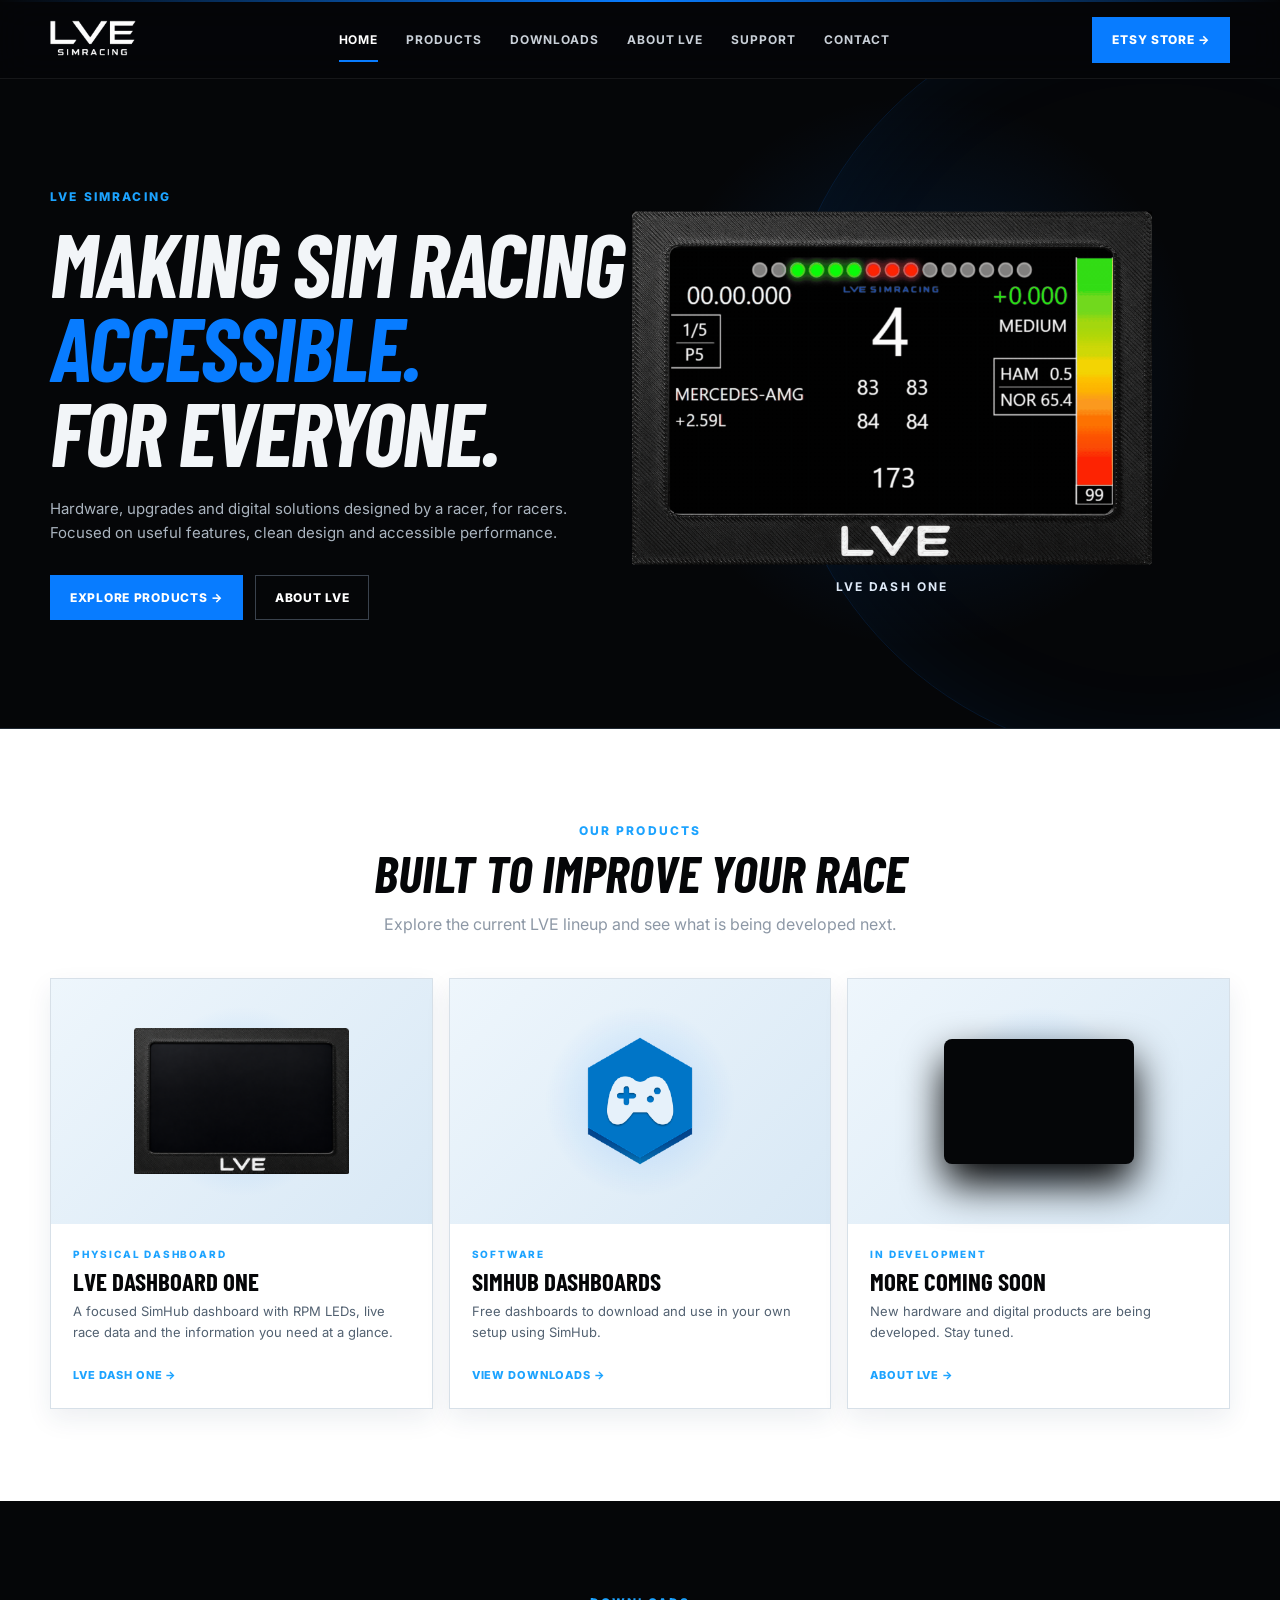
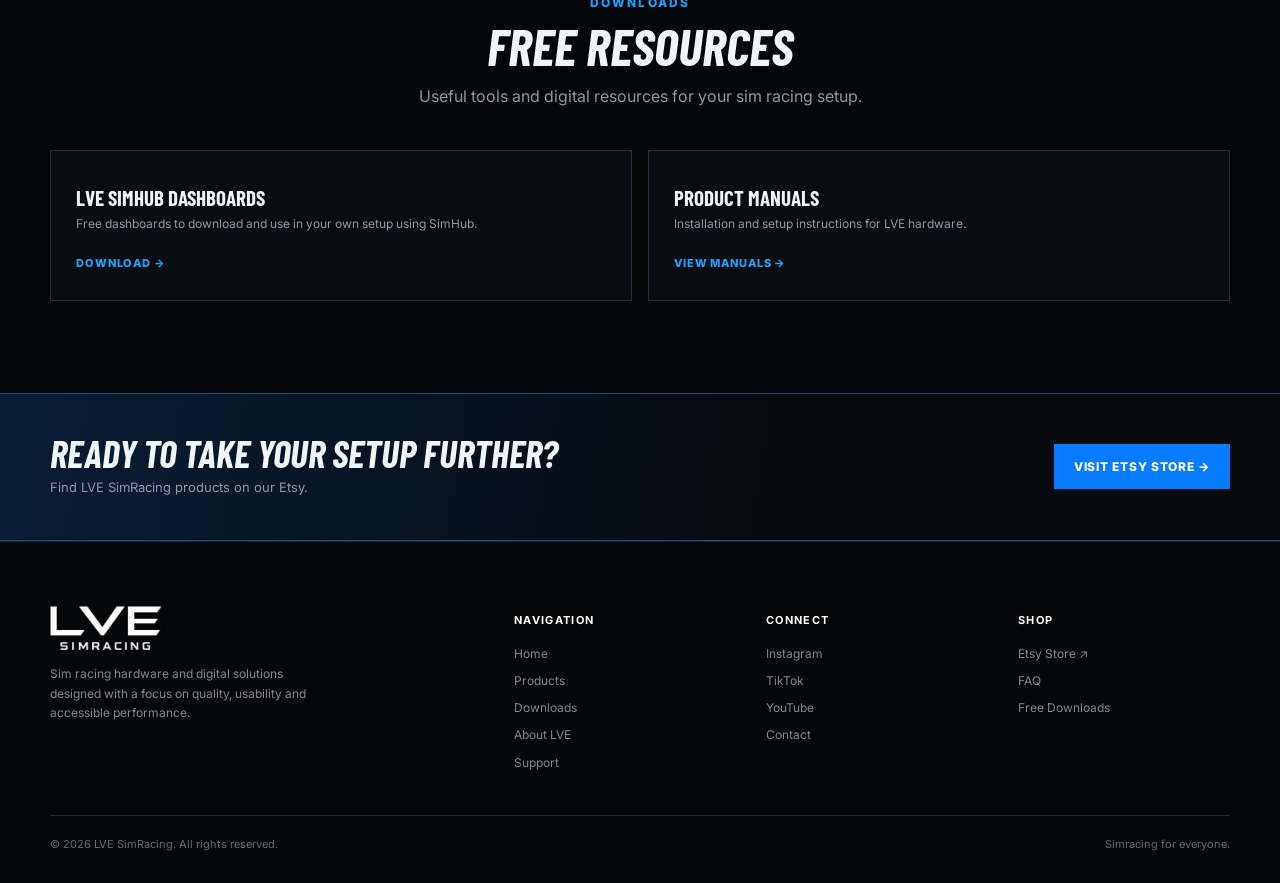
<file: index.html>
<!doctype html>
<html lang="en">
<head>
<meta charset="utf-8"><meta name="viewport" content="width=device-width,initial-scale=1">
<title>Home | LVE SimRacing</title>
<meta name="description" content="LVE SimRacing — sim racing hardware and digital solutions.">
<link rel="stylesheet" href="css/style.css">
<link rel="stylesheet" href="css/mobile.css" media="(max-width:600px)">
<style>
@media(min-width:901px){.hero-content{left:-280px}.hero-product{right:10%}}
</style>
</head>
<body>
<div class="topline"></div>
<header class="nav">
 <div class="container nav-inner">
    <a class="logo" href="index.html"><img src="assets/logo.png" alt="LVE SimRacing"></a>
  <nav class="nav-links"><a class="active" href="index.html">Home</a><a class="" href="products.html">Products</a><a class="" href="downloads.html">Downloads</a><a class="" href="about.html">About LVE</a><a class="" href="support.html">Support</a><a class="" href="contact.html">Contact</a></nav>
  <a class="btn" href="https://www.etsy.com/" target="_blank" rel="noopener">Etsy Store →</a>
  <button class="menu" aria-label="Open menu">☰</button>
 </div>
</header>

<main>
<section class="hero">
 <div class="container hero-content">
  <div class="eyebrow">LVE SIMRACING</div>
  <h1>Making Sim Racing<br><span>Accessible.</span><br>For Everyone.</h1>
  <p>Hardware, upgrades and digital solutions designed by a racer, for racers. Focused on useful features, clean design and accessible performance.</p>
  <div class="hero-actions"><a class="btn" href="products.html">Explore Products →</a><a class="btn secondary" href="about.html">About LVE</a></div>
 </div>
  <div class="hero-product">
    <a href="products/LVE-Dash-One.html" aria-label="Open LVE Dash One product page">
      <img src="assets/video%20met%20bewegend%20dash.gif" alt="LVE Dash One animated dashboard">
    </a>
    <a class="hero-product-label" href="products/LVE-Dash-One.html">LVE Dash One</a>
  </div>
</section>
<section class="section products-section">
 <div class="container">
  <div class="section-head"><div class="eyebrow">Our Products</div><h2>Built to Improve Your Race</h2><p>Explore the current LVE lineup and see what is being developed next.</p></div>
  <div class="grid products">
  <article class="card"><div class="product-art"><img class="product-image" src="assets/dash%20one%20uit.png" alt="LVE Dash One racing dashboard"></div><div class="card-body"><div class="eyebrow">Physical dashboard</div><h3>LVE Dashboard One</h3><p>A focused SimHub dashboard with RPM LEDs, live race data and the information you need at a glance.</p><a class="link" href="products/LVE-Dash-One.html">LVE DASH ONE →</a></div></article>
  <article class="card"><div class="product-art"><img class="simhub-logo" src="assets/simhub%20logo.png" alt="SimHub logo"></div><div class="card-body"><div class="eyebrow">Software</div><h3>SimHub Dashboards</h3><p>Free dashboards to download and use in your own setup using SimHub.</p><a class="link" href="downloads.html">View Downloads →</a></div></article>
   <article class="card"><div class="product-art"><div class="cover"></div></div><div class="card-body"><div class="eyebrow">In Development</div><h3>More Coming Soon</h3><p>New hardware and digital products are being developed. Stay tuned.</p><a class="link" href="about.html">About LVE →</a></div></article>
  </div>
 </div>
</section>

<section class="section resources-section">
 <div class="container"><div class="section-head"><div class="eyebrow">Downloads</div><h2>Free Resources</h2><p>Useful tools and digital resources for your sim racing setup.</p></div>
 <div class="grid resources">
  <div class="resource"><h3>LVE SimHub Dashboards</h3><p>Free dashboards to download and use in your own setup using SimHub.</p><a class="link" href="https://www.overtake.gg/members/luukve6.5543206/#resources" target="_blank" rel="noopener">Download →</a></div>
  <div class="resource"><h3>Product Manuals</h3><p>Installation and setup instructions for LVE hardware.</p><a class="link" href="manuals.html">View Manuals →</a></div>
 </div></div>
</section>

<section class="cta"><div class="container cta-inner"><div><h2>Ready to Take Your Setup Further?</h2><p>Find LVE SimRacing products on our Etsy.</p></div><a class="btn" href="https://www.etsy.com/" target="_blank" rel="noopener">Visit Etsy Store →</a></div></section>
</main>

<footer class="footer">
 <div class="container">
  <div class="footer-grid">
    <div><a class="logo" href="index.html"><img src="assets/logo.png" alt="LVE SimRacing"></a>
    <p class="brandtext">Sim racing hardware and digital solutions designed with a focus on quality, usability and accessible performance.</p>
   </div>
   <div><h4>Navigation</h4><a href="index.html">Home</a><a href="products.html">Products</a><a href="downloads.html">Downloads</a><a href="about.html">About LVE</a><a href="support.html">Support</a></div>
  <div><h4>Connect</h4><a href="#">Instagram</a><a href="https://www.tiktok.com/@lve.simracing" target="_blank" rel="noopener">TikTok</a><a href="#">YouTube</a><a href="contact.html">Contact</a></div>
   <div><h4>Shop</h4><a href="https://www.etsy.com/" target="_blank" rel="noopener">Etsy Store ↗</a><a href="support.html">FAQ</a><a href="downloads.html">Free Downloads</a></div>
  </div>
  <div class="copy"><span>© <span data-year></span> LVE SimRacing. All rights reserved.</span><span>Simracing for everyone.</span></div>
 </div>
</footer>
<script src="js/script.js"></script>
</body></html>
</file>
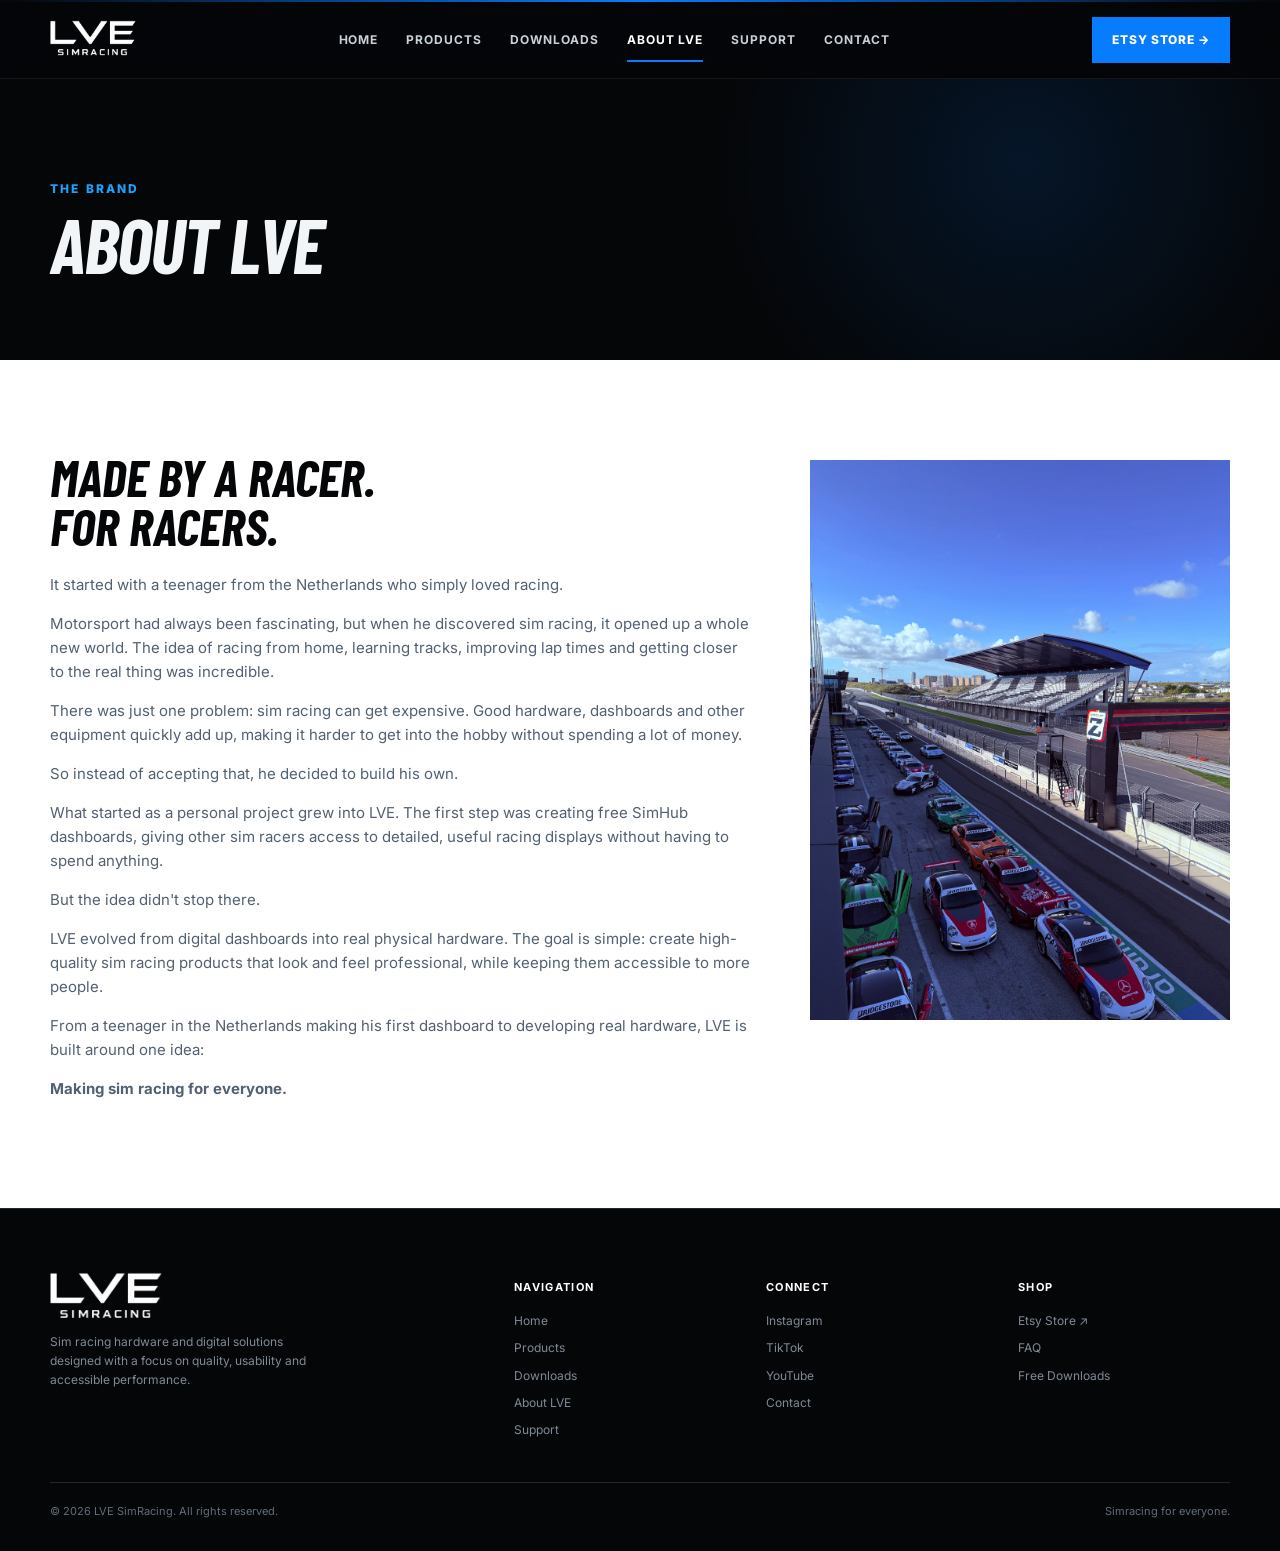
<file: about.html>
<!doctype html>
<html lang="en">
<head>
<meta charset="utf-8"><meta name="viewport" content="width=device-width,initial-scale=1">
<title>About LVE | LVE SimRacing</title>
<meta name="description" content="LVE SimRacing — sim racing hardware and digital solutions.">
<link rel="stylesheet" href="css/style.css">
<link rel="stylesheet" href="css/mobile.css" media="(max-width:600px)">
</head>
<body>
<div class="topline"></div>
<header class="nav">
 <div class="container nav-inner">
    <a class="logo" href="index.html"><img src="assets/logo.png" alt="LVE SimRacing"></a>
  <nav class="nav-links"><a class="" href="index.html">Home</a><a class="" href="products.html">Products</a><a class="" href="downloads.html">Downloads</a><a class="active" href="about.html">About LVE</a><a class="" href="support.html">Support</a><a class="" href="contact.html">Contact</a></nav>
  <a class="btn" href="https://www.etsy.com/" target="_blank" rel="noopener">Etsy Store →</a>
  <button class="menu" aria-label="Open menu">☰</button>
 </div>
</header>

<main>
<section class="page-hero"><div class="container"><div class="eyebrow">THE BRAND</div><h1>About LVE</h1></div></section>
<section class="section about-story-section"><div class="container about">
<div class="about-story-copy"><h2>Made by a Racer.<br>For Racers.</h2><p>It started with a teenager from the Netherlands who simply loved racing.</p><p>Motorsport had always been fascinating, but when he discovered sim racing, it opened up a whole new world. The idea of racing from home, learning tracks, improving lap times and getting closer to the real thing was incredible.</p><p>There was just one problem: sim racing can get expensive. Good hardware, dashboards and other equipment quickly add up, making it harder to get into the hobby without spending a lot of money.</p><p>So instead of accepting that, he decided to build his own.</p><p>What started as a personal project grew into LVE. The first step was creating free SimHub dashboards, giving other sim racers access to detailed, useful racing displays without having to spend anything.</p><p>But the idea didn't stop there.</p><p>LVE evolved from digital dashboards into real physical hardware. The goal is simple: create high-quality sim racing products that look and feel professional, while keeping them accessible to more people.</p><p>From a teenager in the Netherlands making his first dashboard to developing real hardware, LVE is built around one idea:</p><p><strong>Making sim racing for everyone.</strong></p></div>
<div class="about-visual"><img class="about-photo" src="assets/zandvoort%20foto.jpg" alt="Zandvoort Circuit"></div>
</div></section>
</main>

<footer class="footer">
 <div class="container">
  <div class="footer-grid">
    <div><a class="logo" href="index.html"><img src="assets/logo.png" alt="LVE SimRacing"></a>
    <p class="brandtext">Sim racing hardware and digital solutions designed with a focus on quality, usability and accessible performance.</p>
   </div>
   <div><h4>Navigation</h4><a href="index.html">Home</a><a href="products.html">Products</a><a href="downloads.html">Downloads</a><a href="about.html">About LVE</a><a href="support.html">Support</a></div>
  <div><h4>Connect</h4><a href="#">Instagram</a><a href="https://www.tiktok.com/@lve.simracing" target="_blank" rel="noopener">TikTok</a><a href="#">YouTube</a><a href="contact.html">Contact</a></div>
   <div><h4>Shop</h4><a href="https://www.etsy.com/" target="_blank" rel="noopener">Etsy Store ↗</a><a href="support.html">FAQ</a><a href="downloads.html">Free Downloads</a></div>
  </div>
  <div class="copy"><span>© <span data-year></span> LVE SimRacing. All rights reserved.</span><span>Simracing for everyone.</span></div>
 </div>
</footer>
<script src="js/script.js"></script>
</body></html>
</file>
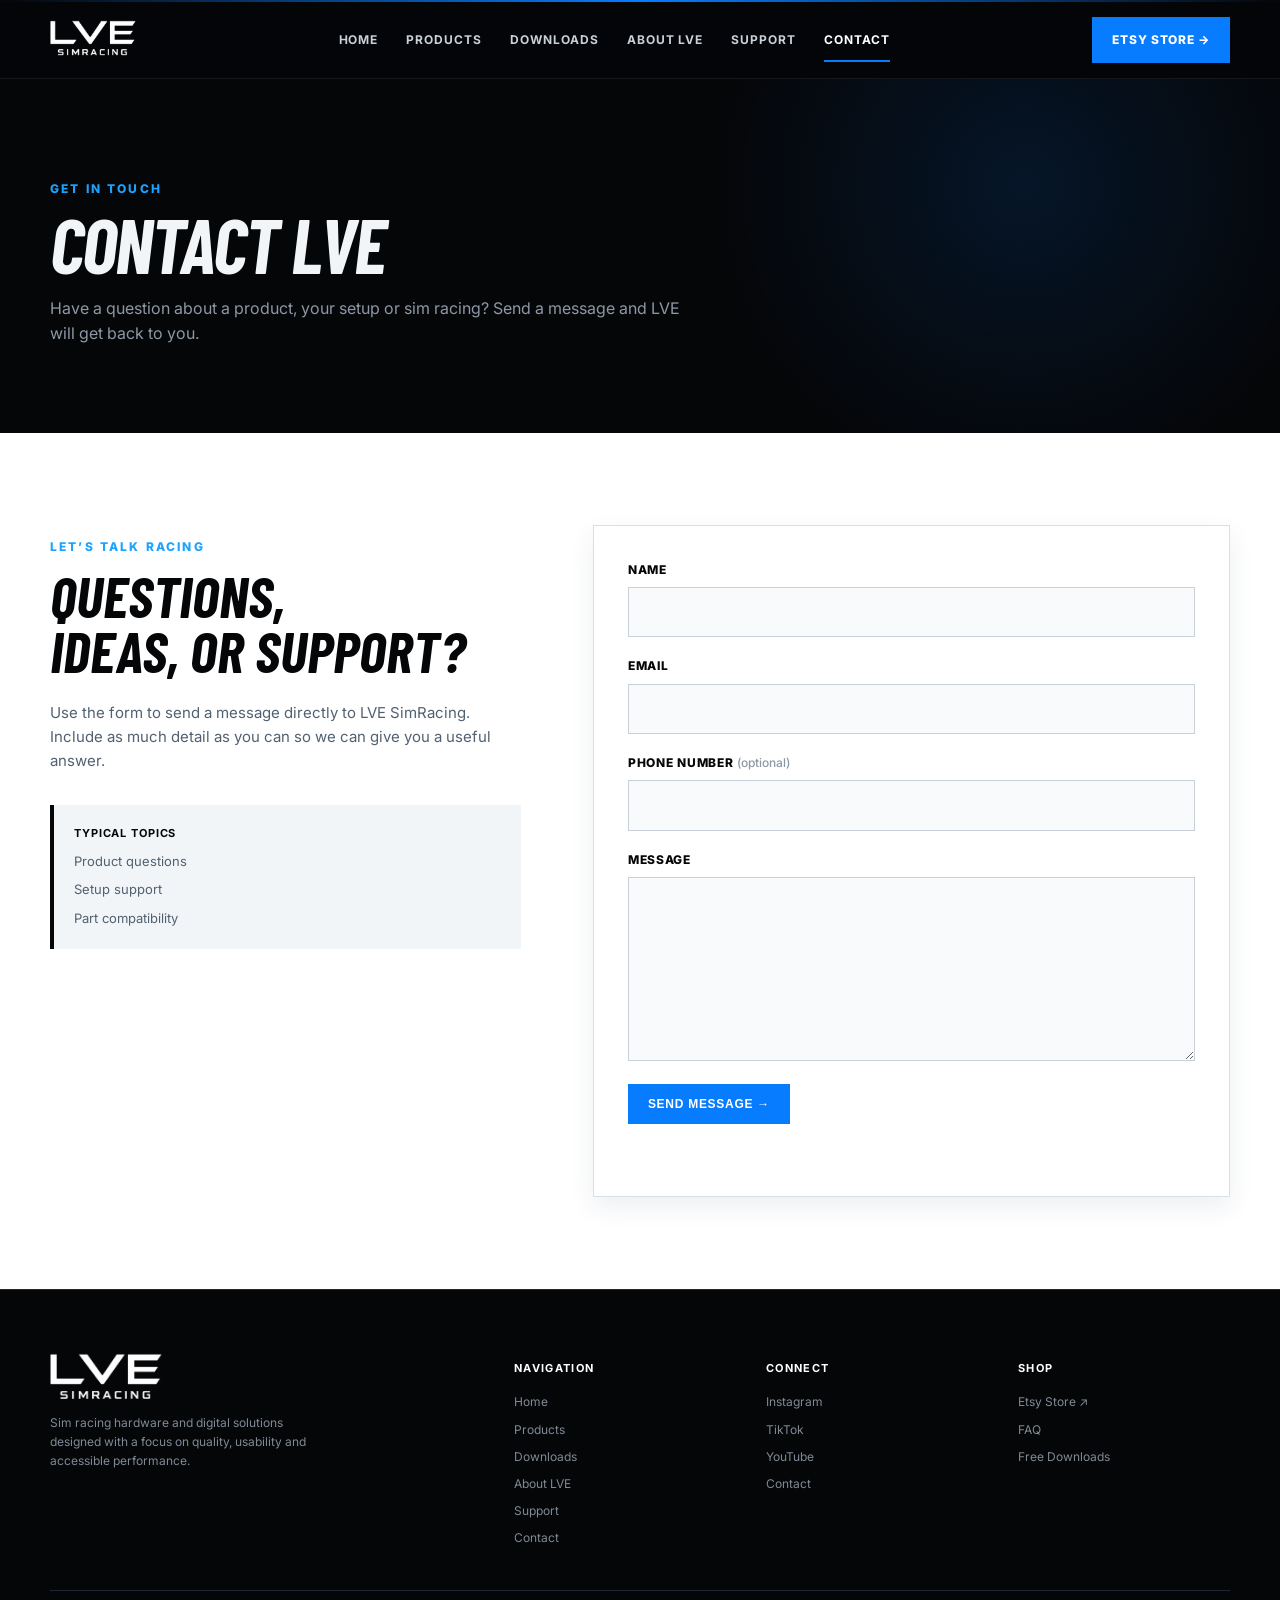
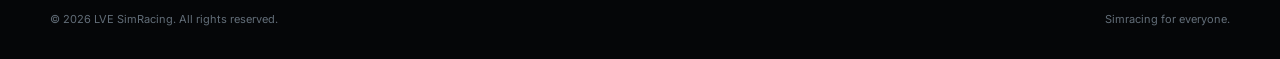
<file: contact.html>
<!doctype html>

<html lang="en">
<head>
<meta charset="utf-8"><meta name="viewport" content="width=device-width,initial-scale=1">
<title>Contact | LVE SimRacing</title>
<meta name="description" content="Contact LVE SimRacing about products, support and sim racing setups.">
<link rel="stylesheet" href="css/style.css">
<link rel="stylesheet" href="css/mobile.css" media="(max-width:600px)">
<style>
.form-status{min-height:22px;margin:16px 0 0;font-size:13px}
.form-status.is-sending{color:#526171}
.form-status.is-success{color:#137333}
.form-status.is-error{color:#b42318}
.contact-form button:disabled{opacity:.65;cursor:wait}
</style>
</head>

<body>
<div class="topline"></div>

<header class="nav">
 <div class="container nav-inner">
  <a class="logo" href="index.html"><img src="assets/logo.png" alt="LVE SimRacing"></a>

  <nav class="nav-links">
   <a href="index.html">Home</a>
   <a href="products.html">Products</a>
   <a href="downloads.html">Downloads</a>
   <a href="about.html">About LVE</a>
   <a href="support.html">Support</a>
   <a class="active" href="contact.html">Contact</a>
  </nav>

<a class="btn" href="https://www.etsy.com/" target="_blank" rel="noopener">Etsy Store →</a> <button class="menu" aria-label="Open menu">☰</button>

 </div>
</header>

<main>

<section class="page-hero">
 <div class="container">
  <div class="eyebrow">GET IN TOUCH</div>
  <h1>Contact LVE</h1>
  <p>Have a question about a product, your setup or sim racing? Send a message and LVE will get back to you.</p>
 </div>
</section>

<section class="section contact-intro-section">
 <div class="container contact-layout">

  <div class="contact-intro">
   <div class="eyebrow">Let’s talk racing</div>
   <h2>Questions,<br>Ideas, or Support?</h2>
   <p>Use the form to send a message directly to LVE SimRacing. Include as much detail as you can so we can give you a useful answer.</p>

   <div class="contact-note">
    <b>Typical topics</b>
    <span>Product questions</span>
    <span>Setup support</span>
    <span>Part compatibility</span>
   </div>
  </div>

  <!-- FormSubmit -->

  <form
   class="contact-form"
   action="https://formsubmit.co/f7547f2cb915417868e06a319b1b44b8"
   method="POST"
   data-formsubmit-endpoint="https://formsubmit.co/ajax/f7547f2cb915417868e06a319b1b44b8"
  >

   <input type="hidden" name="_subject" value="New message from the LVE SimRacing website">
   <input type="hidden" name="_captcha" value="false">
   <input type="hidden" name="_template" value="table">

   <!-- Honeypot anti-spam field -->

<input
type="text"
name="_honey"
tabindex="-1"
autocomplete="off"
aria-hidden="true"
class="form-honey"

>

   <div class="form-row">
    <label for="name">Name</label>
    <input
     id="name"
     name="name"
     type="text"
     autocomplete="name"
     required
    >
   </div>

   <div class="form-row">
    <label for="email">Email</label>
    <input
     id="email"
     name="_replyto"
     type="email"
     autocomplete="email"
     required
    >
   </div>

   <div class="form-row">
    <label for="phone">Phone number <span>(optional)</span></label>
    <input
     id="phone"
     name="phone"
     type="tel"
     autocomplete="tel"
    >
   </div>

   <div class="form-row">
    <label for="message">Message</label>
    <textarea
     id="message"
     name="message"
     rows="7"
     required
    ></textarea>
   </div>

<button class="btn" type="submit">Send Message →</button>

   <p class="form-status" role="status" aria-live="polite"></p>

  </form>

 </div>
</section>

</main>

<footer class="footer">
 <div class="container">

  <div class="footer-grid">

   <div>
    <a class="logo" href="index.html">
     <img src="assets/logo.png" alt="LVE SimRacing">
    </a>
    <p class="brandtext">
     Sim racing hardware and digital solutions designed with a focus on quality, usability and accessible performance.
    </p>
   </div>

   <div>
    <h4>Navigation</h4>
    <a href="index.html">Home</a>
    <a href="products.html">Products</a>
    <a href="downloads.html">Downloads</a>
    <a href="about.html">About LVE</a>
    <a href="support.html">Support</a>
    <a href="contact.html">Contact</a>
   </div>

   <div>
    <h4>Connect</h4>
    <a href="#">Instagram</a>
    <a href="https://www.tiktok.com/@lve.simracing" target="_blank" rel="noopener">TikTok</a>
    <a href="#">YouTube</a>
    <a href="contact.html">Contact</a>
   </div>

   <div>
    <h4>Shop</h4>
    <a href="https://www.etsy.com/" target="_blank" rel="noopener">Etsy Store ↗</a>
    <a href="support.html">FAQ</a>
    <a href="downloads.html">Free Downloads</a>
   </div>

  </div>

  <div class="copy">
   <span>© <span data-year></span> LVE SimRacing. All rights reserved.</span>
   <span>Simracing for everyone.</span>
  </div>

 </div>
</footer>

<script src="js/script.js"></script>

</body>
</html>
</file>
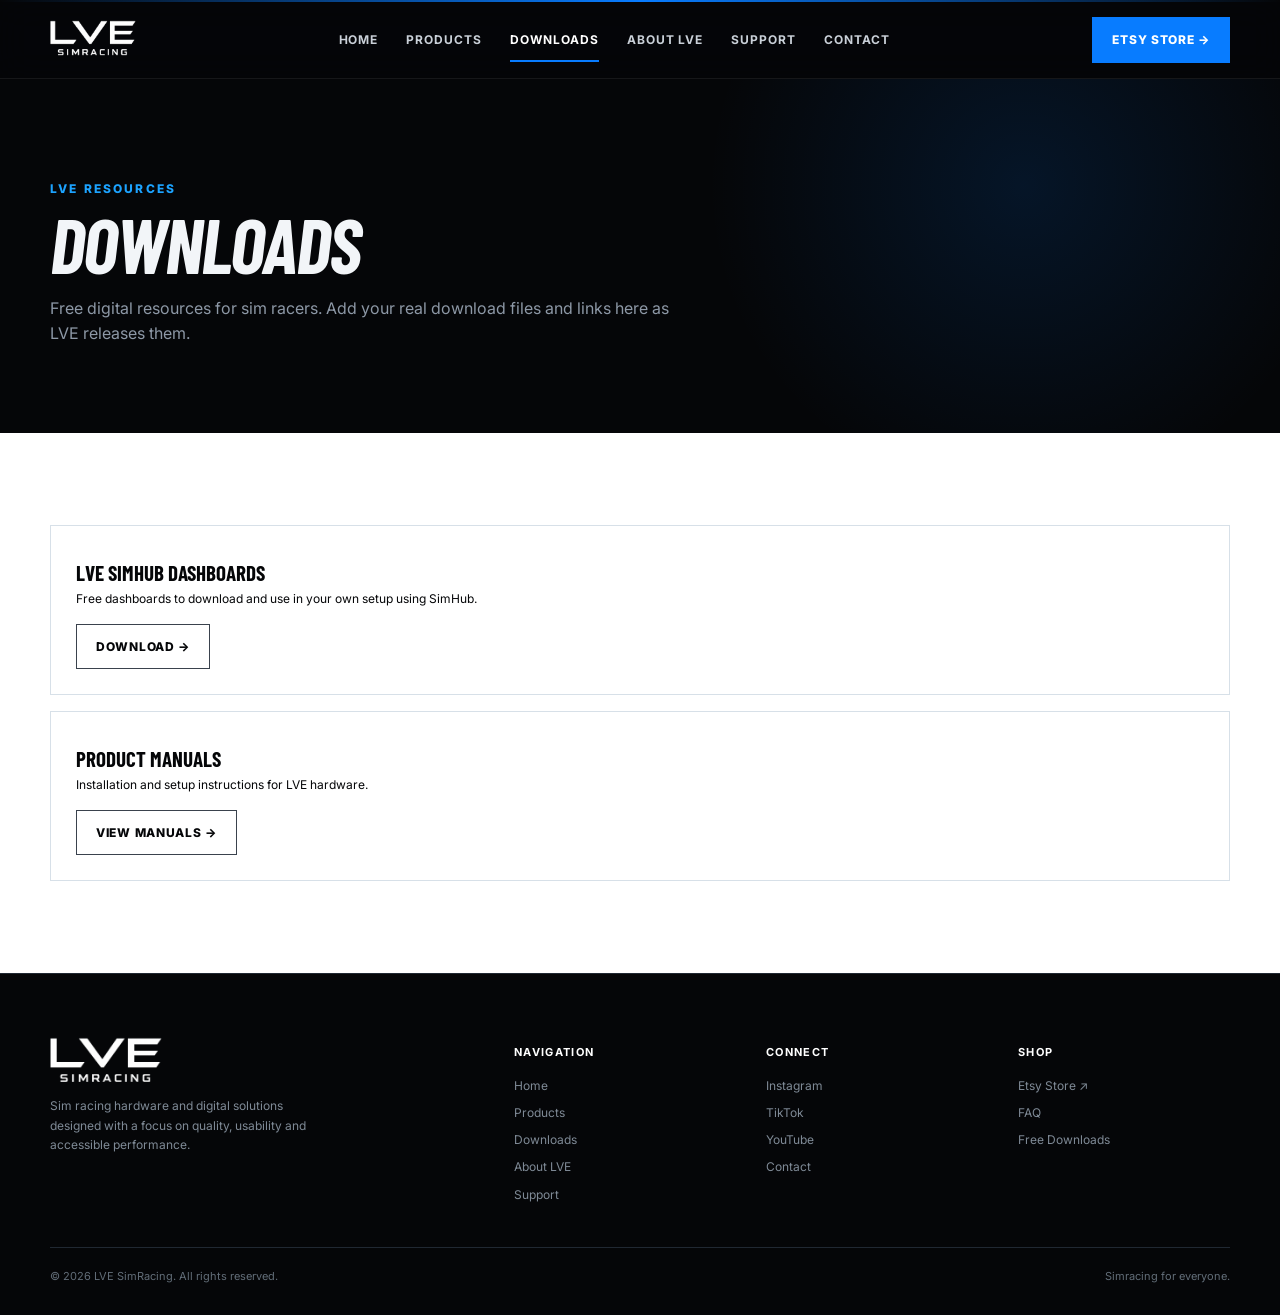
<file: downloads.html>
<!doctype html>
<html lang="en">
<head>
<meta charset="utf-8"><meta name="viewport" content="width=device-width,initial-scale=1">
<title>Downloads | LVE SimRacing</title>
<meta name="description" content="LVE SimRacing — sim racing hardware and digital solutions.">
<link rel="stylesheet" href="css/style.css">
<link rel="stylesheet" href="css/mobile.css" media="(max-width:600px)">
<style>
.downloads-section{background:#fff;color:#050608}
.downloads-section .resource{background:#fff;color:#050608;border-color:#d7e0e8}
.downloads-section .resource p,.downloads-section .btn.secondary{color:#050608}
</style>
</head>
<body>
<div class="topline"></div>
<header class="nav">
 <div class="container nav-inner">
    <a class="logo" href="index.html"><img src="assets/logo.png" alt="LVE SimRacing"></a>
  <nav class="nav-links"><a class="" href="index.html">Home</a><a class="" href="products.html">Products</a><a class="active" href="downloads.html">Downloads</a><a class="" href="about.html">About LVE</a><a class="" href="support.html">Support</a><a class="" href="contact.html">Contact</a></nav>
  <a class="btn" href="https://www.etsy.com/" target="_blank" rel="noopener">Etsy Store →</a>
  <button class="menu" aria-label="Open menu">☰</button>
 </div>
</header>

<main>
<section class="page-hero"><div class="container"><div class="eyebrow">LVE RESOURCES</div><h1>Downloads</h1><p>Free digital resources for sim racers. Add your real download files and links here as LVE releases them.</p></div></section>
<section class="section downloads-section"><div class="container"><div class="grid resources">
<div class="resource"><h3>LVE SimHub Dashboards</h3><p>Free dashboards to download and use in your own setup using SimHub.</p><a class="btn secondary" href="https://www.overtake.gg/members/luukve6.5543206/#resources" target="_blank" rel="noopener">Download →</a></div>
<div class="resource"><h3>Product Manuals</h3><p>Installation and setup instructions for LVE hardware.</p><a class="btn secondary" href="manuals.html">View Manuals →</a></div>
</div></div></section>
</main>

<footer class="footer">
 <div class="container">
  <div class="footer-grid">
    <div><a class="logo" href="index.html"><img src="assets/logo.png" alt="LVE SimRacing"></a>
    <p class="brandtext">Sim racing hardware and digital solutions designed with a focus on quality, usability and accessible performance.</p>
   </div>
   <div><h4>Navigation</h4><a href="index.html">Home</a><a href="products.html">Products</a><a href="downloads.html">Downloads</a><a href="about.html">About LVE</a><a href="support.html">Support</a></div>
  <div><h4>Connect</h4><a href="#">Instagram</a><a href="https://www.tiktok.com/@lve.simracing" target="_blank" rel="noopener">TikTok</a><a href="#">YouTube</a><a href="contact.html">Contact</a></div>
   <div><h4>Shop</h4><a href="https://www.etsy.com/" target="_blank" rel="noopener">Etsy Store ↗</a><a href="support.html">FAQ</a><a href="downloads.html">Free Downloads</a></div>
  </div>
  <div class="copy"><span>© <span data-year></span> LVE SimRacing. All rights reserved.</span><span>Simracing for everyone.</span></div>
 </div>
</footer>
<script src="js/script.js"></script>
</body></html>
</file>
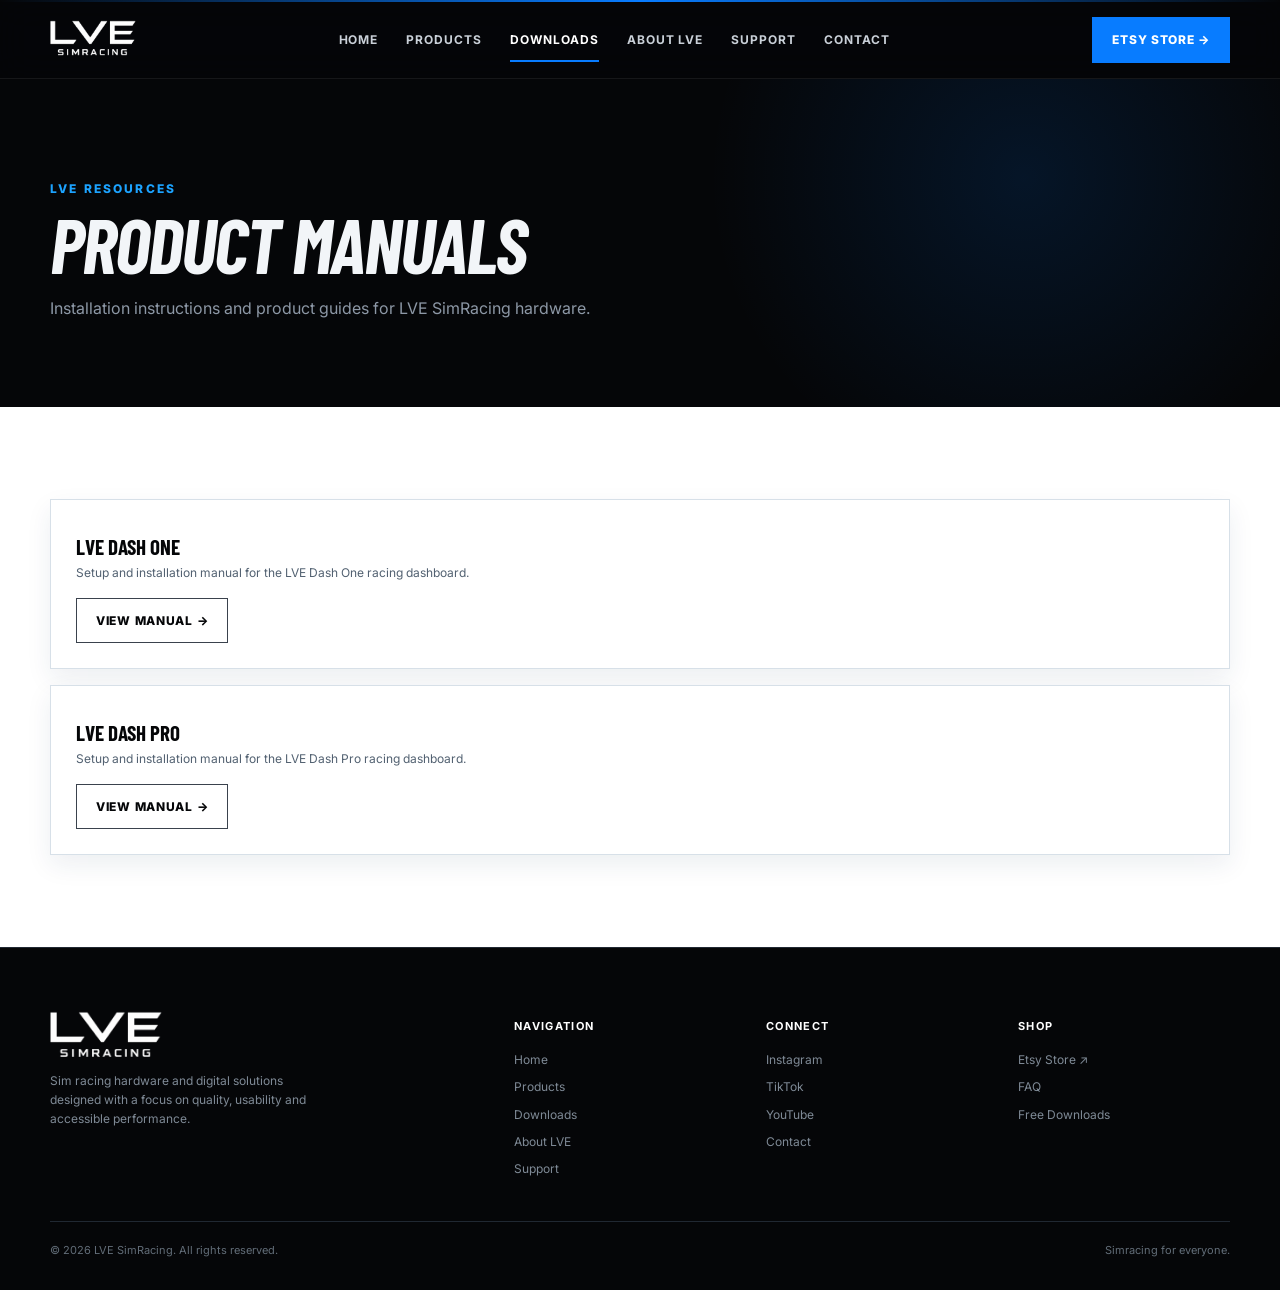
<file: manuals.html>
<!doctype html>
<html lang="en">
<head>
<meta charset="utf-8"><meta name="viewport" content="width=device-width,initial-scale=1">
<title>Product Manuals | LVE SimRacing</title>
<meta name="description" content="Product manuals and installation guides for LVE SimRacing products.">
<link rel="stylesheet" href="css/style.css">
<link rel="stylesheet" href="css/mobile.css" media="(max-width:600px)">
</head>
<body>
<div class="topline"></div>
<header class="nav">
 <div class="container nav-inner">
    <a class="logo" href="index.html"><img src="assets/logo.png" alt="LVE SimRacing"></a>
  <nav class="nav-links"><a href="index.html">Home</a><a href="products.html">Products</a><a class="active" href="downloads.html">Downloads</a><a href="about.html">About LVE</a><a href="support.html">Support</a><a href="contact.html">Contact</a></nav>
  <a class="btn" href="https://www.etsy.com/" target="_blank" rel="noopener">Etsy Store →</a>
  <button class="menu" aria-label="Open menu">☰</button>
 </div>
</header>

<main>
<section class="page-hero"><div class="container"><div class="eyebrow">LVE RESOURCES</div><h1>Product Manuals</h1><p>Installation instructions and product guides for LVE SimRacing hardware.</p></div></section>
<section class="section manuals-section"><div class="container"><div class="grid resources">
<div class="resource"><h3>LVE Dash One</h3><p>Setup and installation manual for the LVE Dash One racing dashboard.</p><a class="btn secondary" href="#">View Manual →</a></div>
<div class="resource"><h3>LVE Dash Pro</h3><p>Setup and installation manual for the LVE Dash Pro racing dashboard.</p><a class="btn secondary" href="#">View Manual →</a></div>
</div></div></section>
</main>

<footer class="footer">
 <div class="container">
  <div class="footer-grid">
    <div><a class="logo" href="index.html"><img src="assets/logo.png" alt="LVE SimRacing"></a>
    <p class="brandtext">Sim racing hardware and digital solutions designed with a focus on quality, usability and accessible performance.</p>
   </div>
   <div><h4>Navigation</h4><a href="index.html">Home</a><a href="products.html">Products</a><a href="downloads.html">Downloads</a><a href="about.html">About LVE</a><a href="support.html">Support</a></div>
  <div><h4>Connect</h4><a href="#">Instagram</a><a href="https://www.tiktok.com/@lve.simracing" target="_blank" rel="noopener">TikTok</a><a href="#">YouTube</a><a href="contact.html">Contact</a></div>
   <div><h4>Shop</h4><a href="https://www.etsy.com/" target="_blank" rel="noopener">Etsy Store ↗</a><a href="support.html">FAQ</a><a href="downloads.html">Free Downloads</a></div>
  </div>
  <div class="copy"><span>© <span data-year></span> LVE SimRacing. All rights reserved.</span><span>Simracing for everyone.</span></div>
 </div>
</footer>
<script src="js/script.js"></script>
</body></html>
</file>
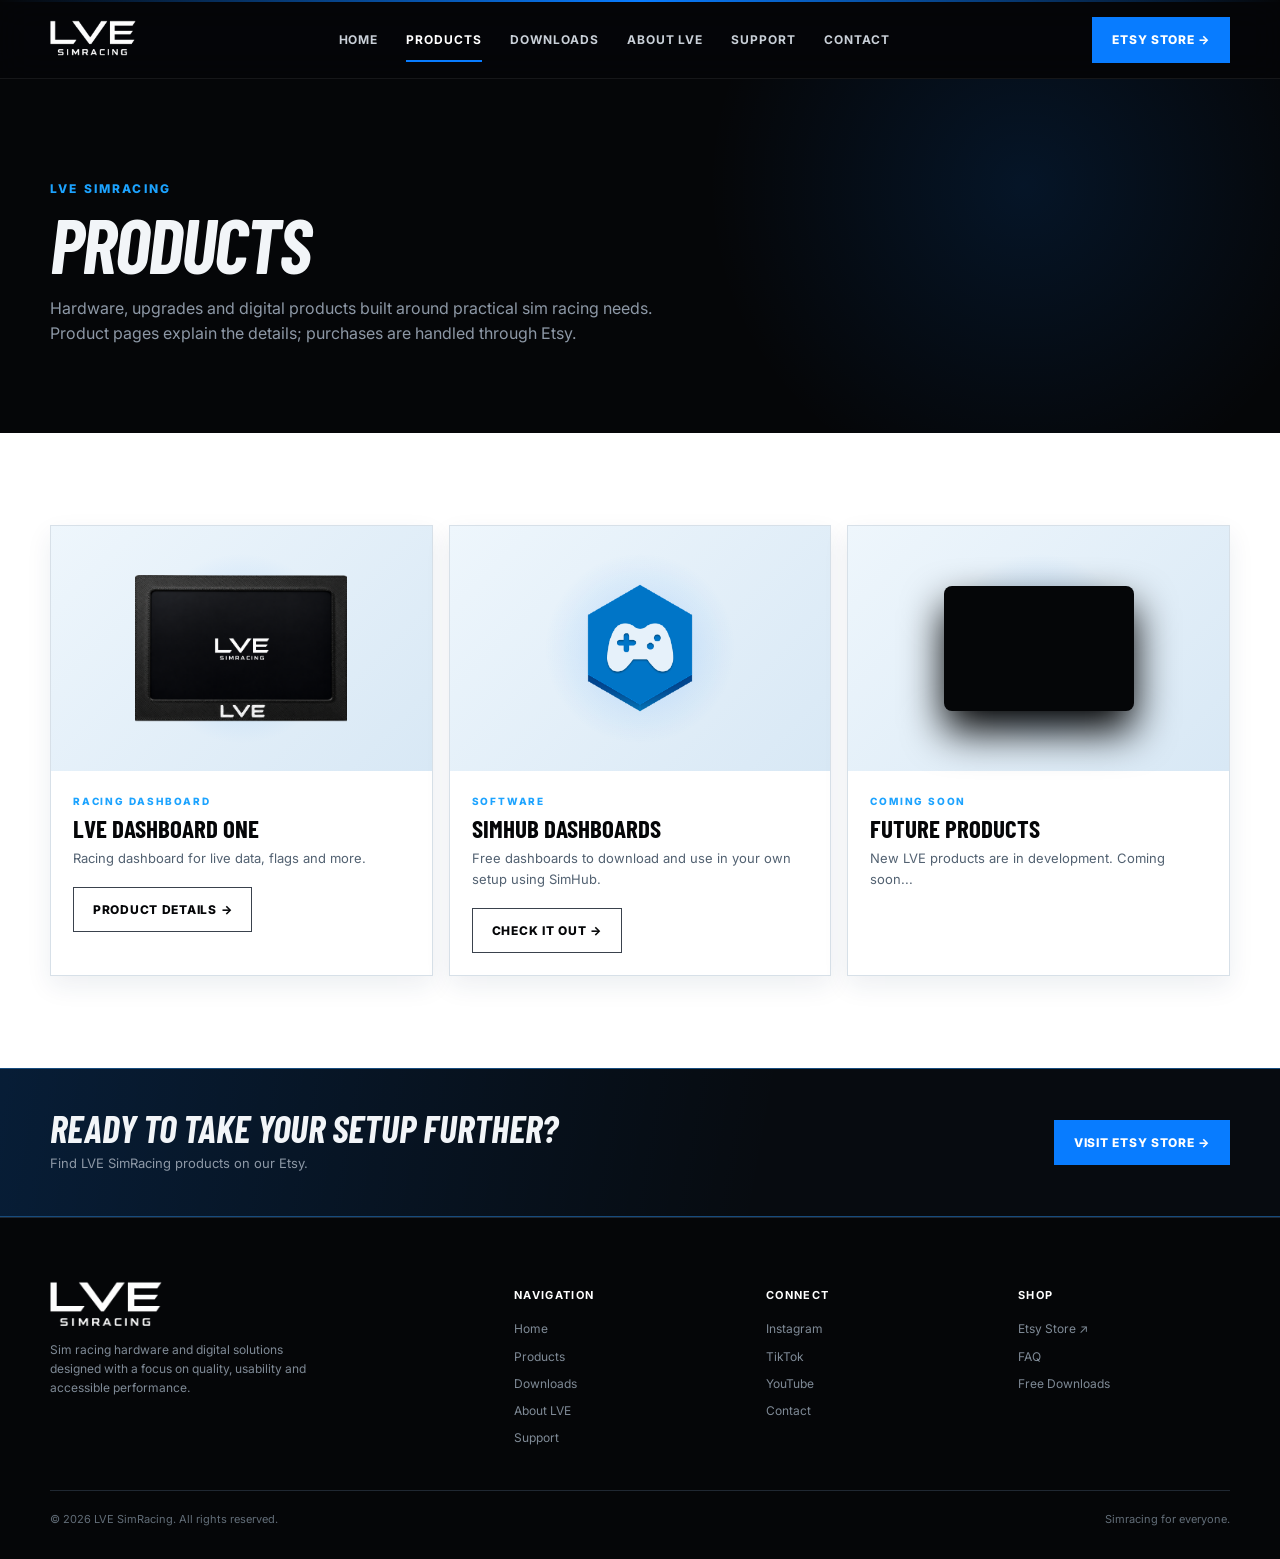
<file: products.html>
<!doctype html>
<html lang="en">
<head>
<meta charset="utf-8"><meta name="viewport" content="width=device-width,initial-scale=1">
<title>Products | LVE SimRacing</title>
<meta name="description" content="LVE SimRacing — sim racing hardware and digital solutions.">
<link rel="stylesheet" href="css/style.css">
<link rel="stylesheet" href="css/mobile.css" media="(max-width:600px)">
<style>.products-section .btn.secondary{color:#050608}</style>
</head>
<body>
<div class="topline"></div>
<header class="nav">
 <div class="container nav-inner">
    <a class="logo" href="index.html"><img src="assets/logo.png" alt="LVE SimRacing"></a>
  <nav class="nav-links"><a class="" href="index.html">Home</a><a class="active" href="products.html">Products</a><a class="" href="downloads.html">Downloads</a><a class="" href="about.html">About LVE</a><a class="" href="support.html">Support</a><a class="" href="contact.html">Contact</a></nav>
  <a class="btn" href="https://www.etsy.com/" target="_blank" rel="noopener">Etsy Store →</a>
  <button class="menu" aria-label="Open menu">☰</button>
 </div>
</header>

<main>
<section class="page-hero"><div class="container"><div class="eyebrow">LVE SIMRACING</div><h1>Products</h1><p>Hardware, upgrades and digital products built around practical sim racing needs. Product pages explain the details; purchases are handled through Etsy.</p></div></section>
<section class="section products-section"><div class="container"><div class="grid products">
<article class="card"><div class="product-art"><img class="product-image" src="assets/dash%20one%20met%20logo%20op%20scherm.png" alt="LVE Dash One with logo on screen"></div><div class="card-body"><div class="eyebrow">Racing Dashboard</div><h3>LVE Dashboard One</h3><p>Racing dashboard for live data, flags and more.</p><a class="btn secondary" href="products/LVE-Dash-One.html">Product Details →</a></div></article>
<article class="card"><div class="product-art"><img class="simhub-logo" src="assets/simhub%20logo.png" alt="SimHub logo"></div><div class="card-body"><div class="eyebrow">Software</div><h3>SimHub Dashboards</h3><p>Free dashboards to download and use in your own setup using SimHub.</p><a class="btn secondary" href="downloads.html">Check It Out →</a></div></article>
<article class="card"><div class="product-art"><div class="cover"></div></div><div class="card-body"><div class="eyebrow">Coming Soon</div><h3>Future Products</h3><p>New LVE products are in development. Coming soon...</p></div></article>
</div></div></section>

<section class="cta"><div class="container cta-inner"><div><h2>Ready to Take Your Setup Further?</h2><p>Find LVE SimRacing products on our Etsy.</p></div><a class="btn" href="https://www.etsy.com/" target="_blank" rel="noopener">Visit Etsy Store →</a></div></section>
</main>

<footer class="footer">
 <div class="container">
  <div class="footer-grid">
    <div><a class="logo" href="index.html"><img src="assets/logo.png" alt="LVE SimRacing"></a>
    <p class="brandtext">Sim racing hardware and digital solutions designed with a focus on quality, usability and accessible performance.</p>
   </div>
   <div><h4>Navigation</h4><a href="index.html">Home</a><a href="products.html">Products</a><a href="downloads.html">Downloads</a><a href="about.html">About LVE</a><a href="support.html">Support</a></div>
  <div><h4>Connect</h4><a href="#">Instagram</a><a href="https://www.tiktok.com/@lve.simracing" target="_blank" rel="noopener">TikTok</a><a href="#">YouTube</a><a href="contact.html">Contact</a></div>
   <div><h4>Shop</h4><a href="https://www.etsy.com/" target="_blank" rel="noopener">Etsy Store ↗</a><a href="support.html">FAQ</a><a href="downloads.html">Free Downloads</a></div>
  </div>
  <div class="copy"><span>© <span data-year></span> LVE SimRacing. All rights reserved.</span><span>Simracing for everyone.</span></div>
 </div>
</footer>
<script src="js/script.js"></script>
</body></html>
</file>
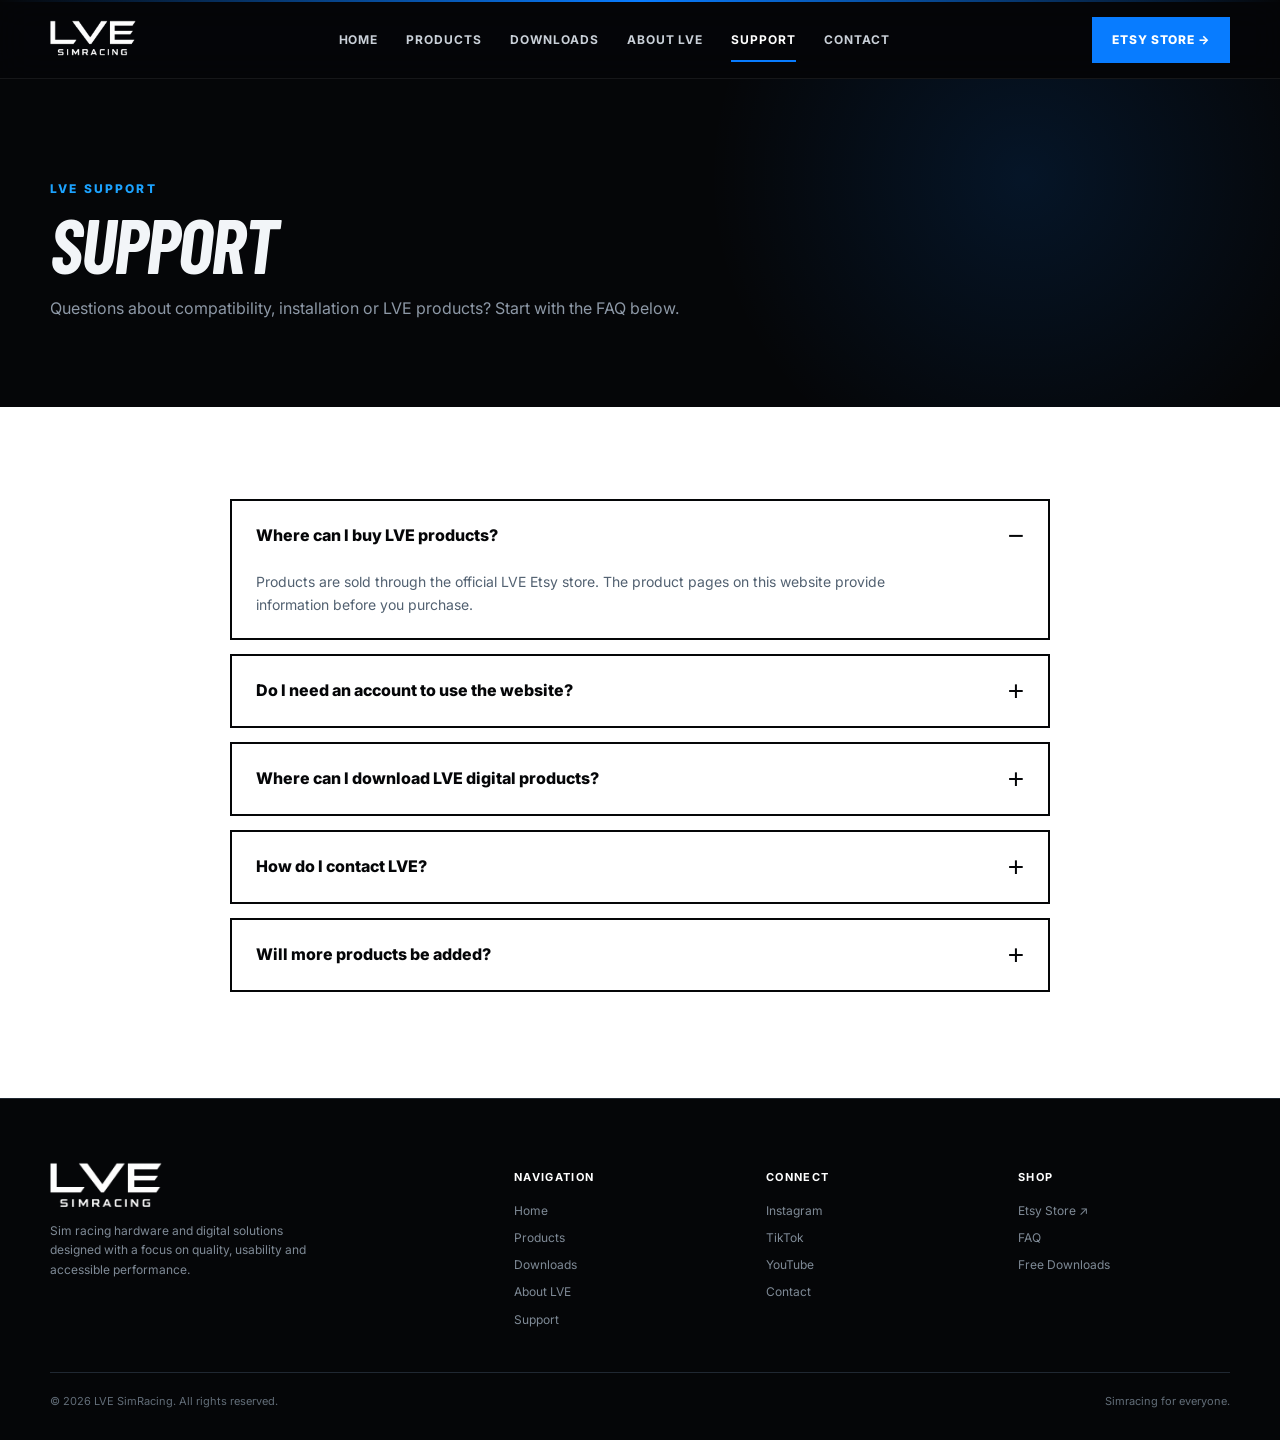
<file: support.html>
<!doctype html>
<html lang="en">
<head>
<meta charset="utf-8"><meta name="viewport" content="width=device-width,initial-scale=1">
<title>Support | LVE SimRacing</title>
<meta name="description" content="LVE SimRacing — sim racing hardware and digital solutions.">
<link rel="stylesheet" href="css/style.css">
<link rel="stylesheet" href="css/mobile.css" media="(max-width:600px)">
</head>
<body>
<div class="topline"></div>
<header class="nav">
 <div class="container nav-inner">
    <a class="logo" href="index.html"><img src="assets/logo.png" alt="LVE SimRacing"></a>
  <nav class="nav-links"><a class="" href="index.html">Home</a><a class="" href="products.html">Products</a><a class="" href="downloads.html">Downloads</a><a class="" href="about.html">About LVE</a><a class="active" href="support.html">Support</a><a class="" href="contact.html">Contact</a></nav>
  <a class="btn" href="https://www.etsy.com/" target="_blank" rel="noopener">Etsy Store →</a>
  <button class="menu" aria-label="Open menu">☰</button>
 </div>
</header>

<main>
<section class="page-hero"><div class="container"><div class="eyebrow">LVE SUPPORT</div><h1>Support</h1><p>Questions about compatibility, installation or LVE products? Start with the FAQ below.</p></div></section>
<section class="section support-faq-section"><div class="container faq">
<details open><summary>Where can I buy LVE products?</summary><p>Products are sold through the official LVE Etsy store. The product pages on this website provide information before you purchase.</p></details>
<details><summary>Do I need an account to use the website?</summary><p>No. This is an information and brand website. There is no account or checkout on the LVE website.</p></details>
<details><summary>Where can I download LVE digital products?</summary><p>Free releases and resources will appear on the Downloads page as they become available.</p></details>
<details><summary>How do I contact LVE?</summary><p>Replace the Contact link in the footer with your preferred email address or social channel before publishing the final site.</p></details>
<details><summary>Will more products be added?</summary><p>Yes. The Products page is designed to grow as LVE develops new hardware, upgrades and digital tools.</p></details>
</div></section>
</main>

<footer class="footer">
 <div class="container">
  <div class="footer-grid">
    <div><a class="logo" href="index.html"><img src="assets/logo.png" alt="LVE SimRacing"></a>
    <p class="brandtext">Sim racing hardware and digital solutions designed with a focus on quality, usability and accessible performance.</p>
   </div>
   <div><h4>Navigation</h4><a href="index.html">Home</a><a href="products.html">Products</a><a href="downloads.html">Downloads</a><a href="about.html">About LVE</a><a href="support.html">Support</a></div>
  <div><h4>Connect</h4><a href="#">Instagram</a><a href="https://www.tiktok.com/@lve.simracing" target="_blank" rel="noopener">TikTok</a><a href="#">YouTube</a><a href="contact.html">Contact</a></div>
   <div><h4>Shop</h4><a href="https://www.etsy.com/" target="_blank" rel="noopener">Etsy Store ↗</a><a href="support.html">FAQ</a><a href="downloads.html">Free Downloads</a></div>
  </div>
  <div class="copy"><span>© <span data-year></span> LVE SimRacing. All rights reserved.</span><span>Simracing for everyone.</span></div>
 </div>
</footer>
<script src="js/script.js"></script>
</body></html>
</file>
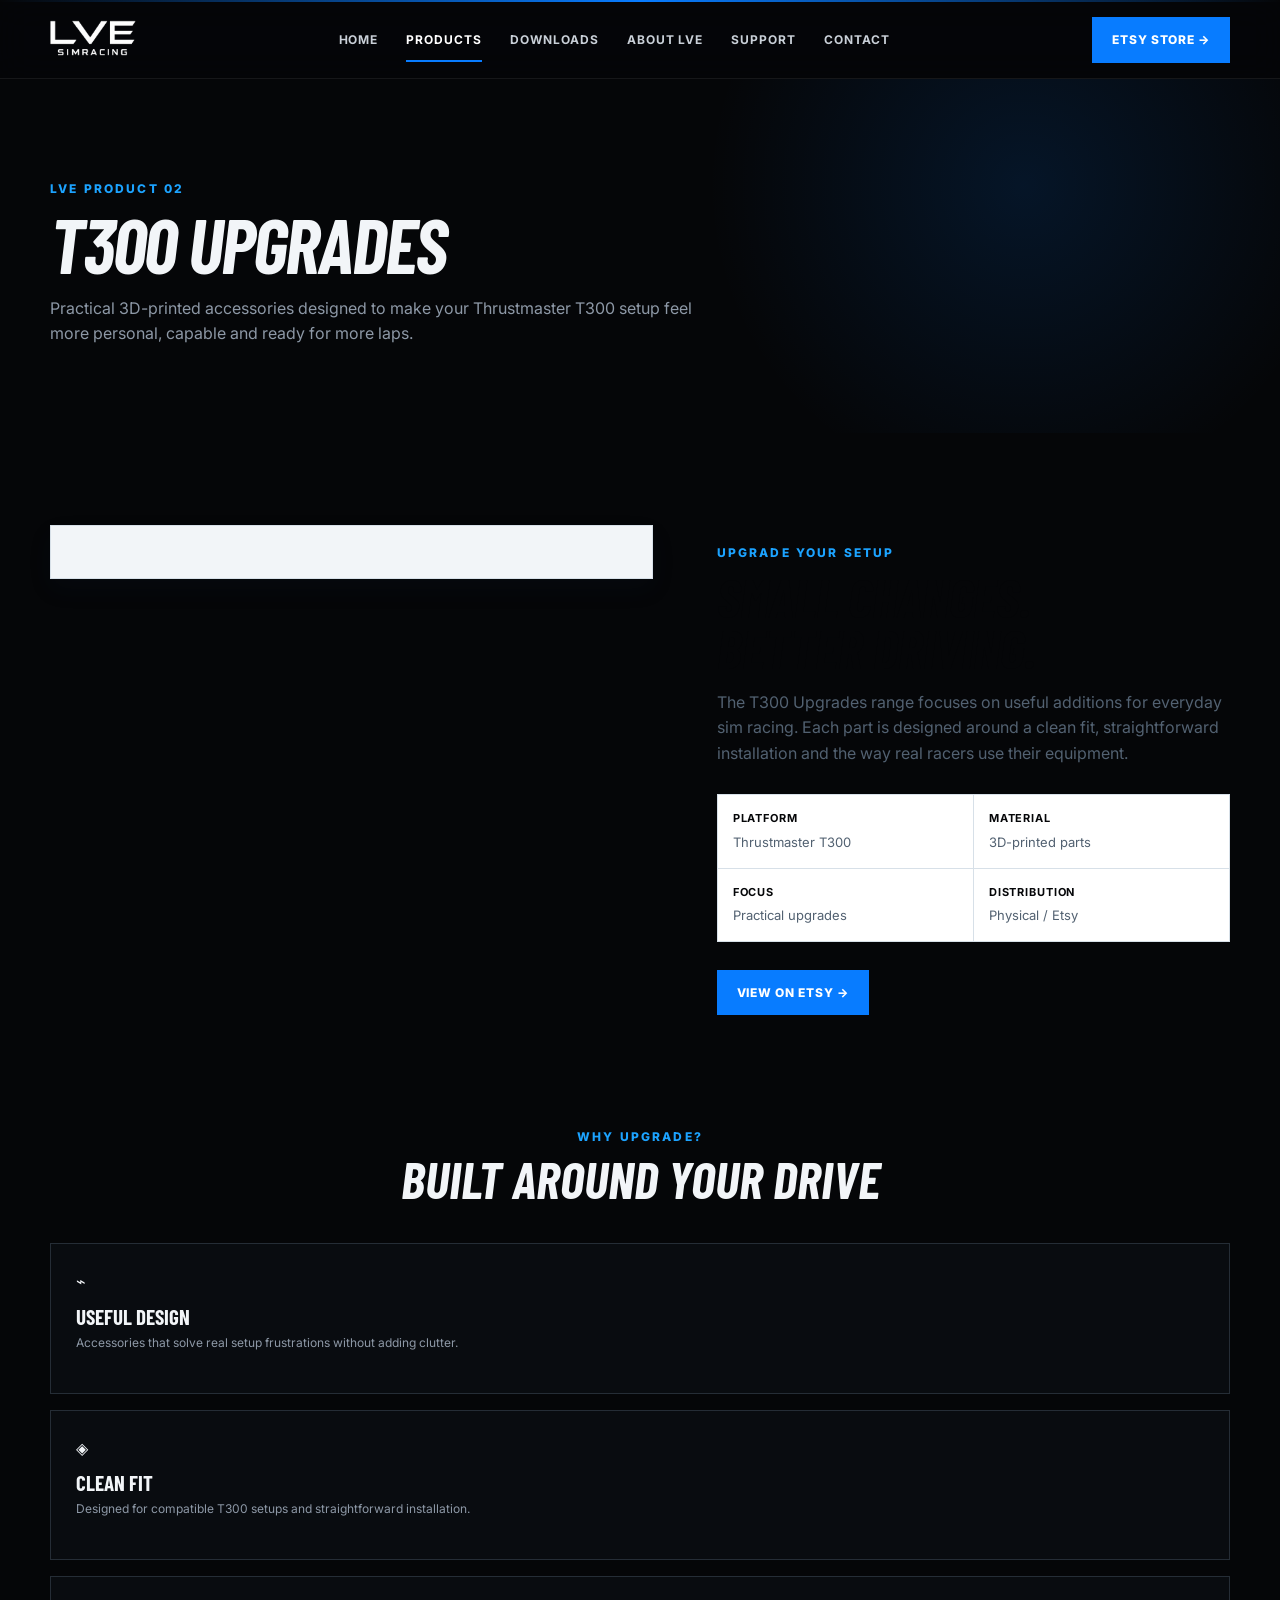
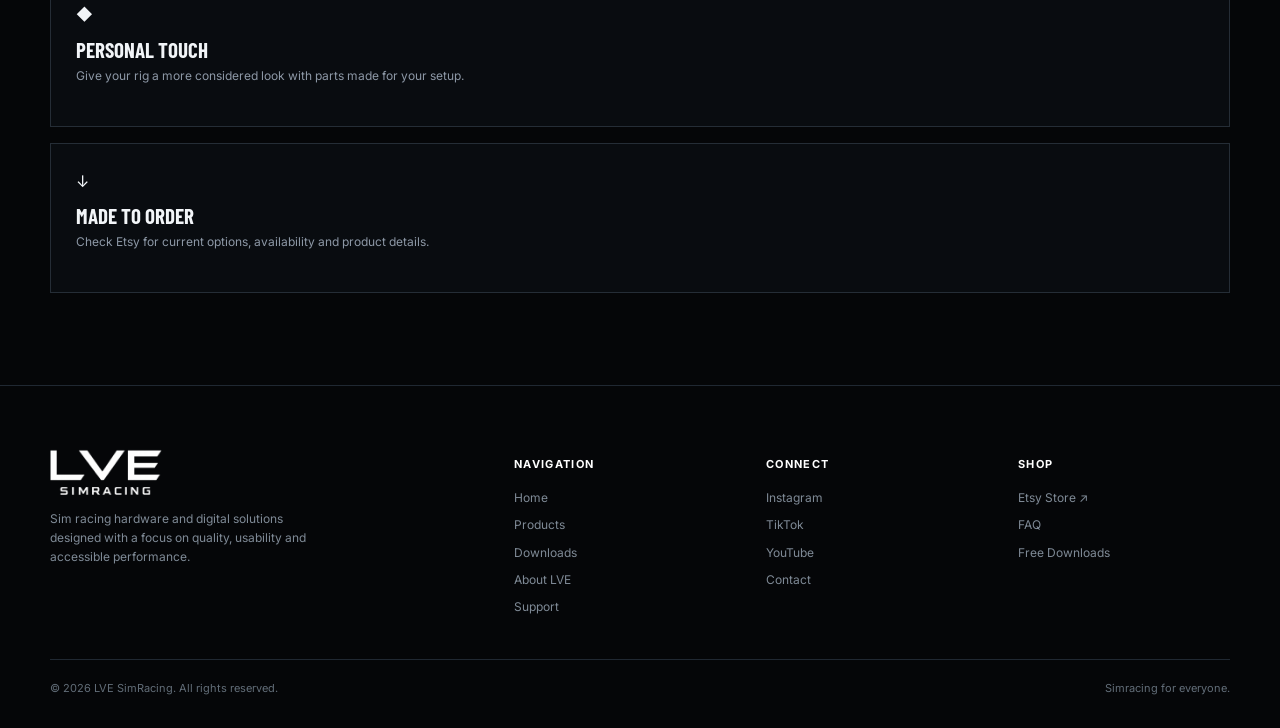
<file: products/t300-upgrades.html>
<!doctype html>
<html lang="en">
<head>
<meta charset="utf-8"><meta name="viewport" content="width=device-width,initial-scale=1">
<title>T300 Upgrades | LVE SimRacing</title>
<meta name="description" content="Practical 3D-printed upgrades and accessories for Thrustmaster T300 sim racing setups.">
<link rel="stylesheet" href="../css/style.css">
<link rel="stylesheet" href="../css/mobile.css" media="(max-width:600px)">
</head>
<body>
<div class="topline"></div>
<header class="nav">
 <div class="container nav-inner">
  <a class="logo" href="../index.html"><img src="../assets/logo.png" alt="LVE SimRacing"></a>
    <nav class="nav-links"><a href="../index.html">Home</a><a class="active" href="../products.html">Products</a><a href="../downloads.html">Downloads</a><a href="../about.html">About LVE</a><a href="../support.html">Support</a><a href="../contact.html">Contact</a></nav>
  <a class="btn" href="https://www.etsy.com/" target="_blank" rel="noopener">Etsy Store →</a>
  <button class="menu" aria-label="Open menu">☰</button>
 </div>
</header>

<main>
<section class="page-hero"><div class="container"><div class="eyebrow">LVE PRODUCT 02</div><h1>T300 Upgrades</h1><p>Practical 3D-printed accessories designed to make your Thrustmaster T300 setup feel more personal, capable and ready for more laps.</p></div></section>
<section class="section"><div class="container product-detail">
 <div class="detail-art"><div class="mod"></div></div>
 <div><div class="eyebrow">Upgrade your setup</div><h2 style="font-size:54px;font-style:italic;margin:10px 0 15px">Small Changes.<br>Better Driving.</h2>
 <p style="color:var(--muted)">The T300 Upgrades range focuses on useful additions for everyday sim racing. Each part is designed around a clean fit, straightforward installation and the way real racers use their equipment.</p>
 <div class="specs">
  <div class="spec"><b>Platform</b><span>Thrustmaster T300</span></div><div class="spec"><b>Material</b><span>3D-printed parts</span></div>
  <div class="spec"><b>Focus</b><span>Practical upgrades</span></div><div class="spec"><b>Distribution</b><span>Physical / Etsy</span></div>
 </div>
 <a class="btn" href="https://www.etsy.com/" target="_blank" rel="noopener">View on Etsy →</a>
 </div>
</div></section>
<section class="section" style="padding-top:20px"><div class="container"><div class="section-head"><div class="eyebrow">Why upgrade?</div><h2>Built Around Your Drive</h2></div><div class="grid resources">
 <div class="resource"><div class="icon">⌁</div><h3>Useful Design</h3><p>Accessories that solve real setup frustrations without adding clutter.</p></div>
 <div class="resource"><div class="icon">◈</div><h3>Clean Fit</h3><p>Designed for compatible T300 setups and straightforward installation.</p></div>
 <div class="resource"><div class="icon">◆</div><h3>Personal Touch</h3><p>Give your rig a more considered look with parts made for your setup.</p></div>
 <div class="resource"><div class="icon">↓</div><h3>Made to Order</h3><p>Check Etsy for current options, availability and product details.</p></div>
</div></div></section>
</main>

<footer class="footer">
 <div class="container">
  <div class="footer-grid">
   <div><a class="logo" href="../index.html"><img src="../assets/logo.png" alt="LVE SimRacing"></a><p class="brandtext">Sim racing hardware and digital solutions designed with a focus on quality, usability and accessible performance.</p></div>
   <div><h4>Navigation</h4><a href="../index.html">Home</a><a href="../products.html">Products</a><a href="../downloads.html">Downloads</a><a href="../about.html">About LVE</a><a href="../support.html">Support</a></div>
  <div><h4>Connect</h4><a href="#">Instagram</a><a href="https://www.tiktok.com/@lve.simracing" target="_blank" rel="noopener">TikTok</a><a href="#">YouTube</a><a href="../contact.html">Contact</a></div>
   <div><h4>Shop</h4><a href="https://www.etsy.com/" target="_blank" rel="noopener">Etsy Store ↗</a><a href="../support.html">FAQ</a><a href="../downloads.html">Free Downloads</a></div>
  </div>
  <div class="copy"><span>© <span data-year></span> LVE SimRacing. All rights reserved.</span><span>Simracing for everyone.</span></div>
 </div>
</footer>
<script src="../js/script.js"></script>
</body></html>
</file>
<file: css/style.css>
@import url('https://fonts.googleapis.com/css2?family=Barlow+Condensed:ital,wght@400;500;600;700;800&family=Inter:wght@400;500;600;700&display=swap');

:root{--bg:#050608;--panel:#0b0e12;--panel2:#10141a;--line:#202832;--text:#f2f5f8;--muted:#8d98a6;--blue:#087cff;--blue2:#1ca3ff;--max:1180px}
*{box-sizing:border-box}html{scroll-behavior:smooth}body{margin:0;background:var(--bg);color:var(--text);font-family:Inter,Arial,sans-serif;line-height:1.6}a{color:inherit;text-decoration:none}button,a{-webkit-tap-highlight-color:transparent}.container{width:min(var(--max),calc(100% - 40px));margin:auto}.topline{height:2px;background:linear-gradient(90deg,transparent,var(--blue),transparent)}.nav{position:sticky;top:0;z-index:20;background:rgba(5,6,8,.88);backdrop-filter:blur(16px);border-bottom:1px solid rgba(255,255,255,.07)}.nav-inner{height:76px;display:flex;align-items:center;justify-content:space-between;gap:28px}.logo{display:flex;align-items:center;gap:10px}.logo img{display:block;width:112px;height:auto;max-height:54px;object-fit:contain}.nav .logo img{width:86px;max-height:44px}.nav-links{display:flex;gap:28px;align-items:center}.nav-links a{font-size:12px;font-weight:700;letter-spacing:.08em;text-transform:uppercase;color:#c9d0d8;position:relative}.nav-links a:hover,.nav-links a.active{color:#fff}.nav-links a.active:after{content:"";position:absolute;height:2px;background:var(--blue);left:0;right:0;bottom:-12px}.btn{display:inline-flex;align-items:center;justify-content:center;gap:12px;border:1px solid var(--blue);padding:12px 19px;font-size:12px;font-weight:800;letter-spacing:.06em;text-transform:uppercase;background:var(--blue);color:#fff;transition:.2s}.btn:hover{transform:translateY(-2px);box-shadow:0 8px 30px rgba(8,124,255,.25)}.btn.secondary{background:transparent;border-color:#3a424d}.menu{display:none;background:none;border:0;color:#fff;font-size:26px}
.hero{min-height:650px;display:flex;align-items:center;position:relative;overflow:hidden;border-bottom:1px solid var(--line)}.hero:before{content:"";position:absolute;inset:0;background:radial-gradient(circle at 72% 45%,rgba(8,124,255,.17),transparent 28%),linear-gradient(90deg,#050608 0%,rgba(5,6,8,.93) 37%,rgba(5,6,8,.38) 72%,#050608 100%)}.hero:after{content:"";position:absolute;width:760px;height:760px;right:-260px;top:-80px;border-radius:50%;border:1px solid rgba(8,124,255,.14);box-shadow:0 0 100px rgba(8,124,255,.08) inset}.hero-content{position:relative;z-index:2;left:-220px;padding:90px 0;width:50%;max-width:620px;margin-right:auto;text-align:left}.hero-product{position:absolute;z-index:2;right:4%;top:50%;width:42%;max-width:520px;transform:translateY(-50%)}.hero-product a{display:block}.hero-product img{display:block;width:100%;height:auto}.hero-product-label{display:block;margin-top:12px;text-align:center;font-size:12px;letter-spacing:.18em;text-transform:uppercase;color:#dfeaf8;font-weight:700}.hero-product-label:hover{color:var(--blue2)}.eyebrow{font-size:12px;color:var(--blue2);font-weight:800;letter-spacing:.18em;text-transform:uppercase}h1,h2,h3{font-family:"Barlow Condensed",sans-serif;text-transform:uppercase;line-height:.94;margin:0}h1{font-size:clamp(58px,7vw,100px);font-style:italic;letter-spacing:-2px;margin:14px 0 24px}h1 span{color:var(--blue)}.hero p{color:#aab4bf;max-width:550px;font-size:15px}.hero-actions{display:flex;gap:12px;margin-top:30px;flex-wrap:wrap}
.grid{display:grid;gap:16px}.section{padding:92px 0}.products-section{background:#fff;color:#050608}.section-head{text-align:center;margin-bottom:40px}.section-head h2{font-size:52px;font-style:italic;margin-top:8px}.section-head p{color:var(--muted);max-width:600px;margin:15px auto 0}.products{grid-template-columns:repeat(3,1fr)}.card{background:linear-gradient(145deg,#0b0e12,#080a0d);border:1px solid #252d36;overflow:hidden;transition:.25s}.card:hover{transform:translateY(-5px);border-color:#315a83}.product-art{height:245px;display:grid;place-items:center;background:radial-gradient(circle at 50% 50%,rgba(8,124,255,.18),transparent 37%),linear-gradient(135deg,#0c1117,#050608)}.product-image{display:block;width:100%;height:100%;max-width:100%;max-height:100%;padding:22px;object-fit:contain}.cover{width:210px;height:140px;border-radius:50% 50% 12px 12px;background:linear-gradient(145deg,#1a2027,#050608);box-shadow:0 20px 40px #000}.card-body{padding:22px}.card-body .eyebrow{font-size:10px}.card-body h3{font-size:25px;margin:8px 0}.card-body p{color:var(--muted);font-size:13px;margin:0 0 18px}.products-section .card{background:#fff;border-color:#d7e0e8;box-shadow:0 10px 24px rgba(20,54,84,.08)}.products-section .product-art{background:radial-gradient(circle at 50% 50%,rgba(8,124,255,.2),transparent 42%),linear-gradient(135deg,#eef6fc,#d8e8f5)}.products-section .card:first-child .product-image{width:68%;height:68%;padding:10px}.products-section .simhub-logo{display:block;width:140px;height:140px;object-fit:contain}.products-section .card:last-child .cover{width:190px;height:125px;border-radius:8px;background:#050608}.products-section .card-body p{color:#526171}.link{font-size:11px;color:var(--blue2);font-weight:800;text-transform:uppercase;letter-spacing:.08em}.resources-section{background:#050608}.resources-section .resources{grid-template-columns:repeat(2,1fr)}.resource{padding:25px;border:1px solid #252d36;background:#090c10}.resource h3{font-size:21px;margin:12px 0 6px}.resource p{color:var(--muted);font-size:12px;margin:0 0 16px}.cta{border-top:1px solid #164b7d;border-bottom:1px solid #164b7d;background:linear-gradient(100deg,rgba(8,124,255,.16),transparent 60%),#070b10;padding:42px 0}.cta-inner{display:flex;align-items:center;justify-content:space-between;gap:25px}.cta h2{font-size:38px;font-style:italic}.cta p{color:var(--muted);margin:6px 0 0;font-size:13px}.footer{padding:55px 0 30px;border-top:1px solid var(--line)}.footer-grid{display:grid;grid-template-columns:2fr 1fr 1fr 1fr;gap:40px}.footer h4{font-size:11px;text-transform:uppercase;letter-spacing:.12em;color:#fff}.footer a,.footer p{display:block;color:#7f8a96;font-size:12px;margin:8px 0}.footer .brandtext{color:#7f8a96;max-width:260px;font-size:12px}.copy{border-top:1px solid var(--line);margin-top:35px;padding-top:20px;color:#626d78;font-size:11px;display:flex;justify-content:space-between}
.page-hero{padding:100px 0 70px;background:radial-gradient(circle at 80% 30%,rgba(8,124,255,.13),transparent 30%)}.page-hero h1{font-size:76px;margin:10px 0}.page-hero p{color:var(--muted);max-width:650px}.product-page-hero{display:none}.about-story-section{background:#fff;color:#050608}.about{display:grid;grid-template-columns:minmax(0,1fr) 420px;gap:56px;align-items:start}.about-story-copy{min-width:0}.about-story-copy h2{font-size:52px;font-style:italic;margin-bottom:24px}.about-story-copy p{color:#526171;max-width:700px;font-size:15px}.about-visual{padding-top:8px}.about-photo{display:block;width:100%;height:auto;object-fit:cover}.support-faq-section{background:#fff;color:#050608}.faq{max-width:820px}.faq details{border:2px solid #050608;margin-bottom:14px;padding:0 24px;background:#fff}.faq summary{position:relative;display:flex;align-items:center;justify-content:space-between;gap:20px;padding:21px 0;color:#050608;font-weight:800;cursor:pointer;list-style:none}.faq summary::-webkit-details-marker{display:none}.faq summary::after{content:'+';font-family:Arial,sans-serif;font-size:28px;font-weight:400;line-height:1;flex:0 0 auto}.faq details[open] summary::after{content:'−'}.faq details p{max-width:680px;margin:0;padding:0 44px 22px 0;color:#526171;font-size:14px}.contact-intro-section{background:#fff;color:#050608}.contact-layout{display:grid;grid-template-columns:minmax(0,.85fr) minmax(420px,1.15fr);gap:72px;align-items:start}.contact-intro{padding-top:12px}.contact-intro h2{font-size:58px;font-style:italic;margin:12px 0 24px}.contact-intro>p{max-width:470px;color:#526171;font-size:15px}.contact-note{display:grid;gap:8px;margin-top:32px;padding:20px;border-left:4px solid #050608;background:#f2f5f8;color:#526171;font-size:13px}.contact-note b{color:#050608;text-transform:uppercase;letter-spacing:.08em;font-size:11px}.contact-form{padding:34px;background:#fff;border:1px solid #d7e0e8;box-shadow:0 10px 24px rgba(20,54,84,.08)}.form-row{display:grid;gap:8px;margin-bottom:19px}.form-row label{color:#050608;font-size:12px;font-weight:800;letter-spacing:.06em;text-transform:uppercase}.form-row label span{color:#8d98a6;font-weight:500;text-transform:none;letter-spacing:0}.form-row input,.form-row textarea{width:100%;border:1px solid #c8d1da;background:#f8fafc;color:#050608;padding:13px 14px;font:inherit;font-size:14px;outline:0;transition:.2s}.form-row textarea{min-height:150px;resize:vertical}.form-row input:focus,.form-row textarea:focus{border-color:var(--blue);box-shadow:0 0 0 3px rgba(8,124,255,.12);background:#fff}.contact-form .btn{margin-top:4px}.form-honey{display:none}.manuals-section{background:#fff;color:#050608}.manuals-section .resource{background:#fff;color:#050608;border-color:#d7e0e8;box-shadow:0 10px 24px rgba(20,54,84,.08)}.manuals-section .resource p{color:#526171}.manuals-section .btn.secondary{color:#050608}.f1-detail-section{padding:56px 0 92px;background:#fff;color:#050608}.product-detail{display:grid;grid-template-columns:minmax(0,1.08fr) minmax(360px,.92fr);gap:64px;align-items:start}.detail-art{background:#f2f5f8;border:1px solid #d7e0e8;box-shadow:0 10px 24px rgba(20,54,84,.08);padding:26px}.detail-art .slide img{display:block;width:100%;height:auto}.product-detail>div:last-child{padding-top:18px}.product-title{font-size:56px;font-style:italic;margin:8px 0 18px}.product-detail>div:last-child>p{color:#526171!important;max-width:540px}.product-detail h2{color:#050608}.specs{display:grid;grid-template-columns:1fr 1fr;gap:1px;margin:28px 0;background:#d7e0e8;border:1px solid #d7e0e8}.spec{display:grid;gap:4px;padding:15px;background:#fff}.spec b{color:#050608;font-size:11px;text-transform:uppercase;letter-spacing:.08em}.spec span{color:#526171;font-size:13px}.product-detail .btn{margin-top:0}.key-features-section{background:#fff;color:#050608}.key-features-section .resources{grid-template-columns:repeat(4,1fr);gap:14px}.key-features-section .resource{aspect-ratio:1;padding:18px;display:flex;flex-direction:column;justify-content:center;background:#fff;color:#050608;border:1px solid #d7e0e8;box-shadow:0 10px 24px rgba(20,54,84,.08)}.key-features-section .resource p{color:#526171}
@media(max-width:900px){.nav-links{display:none;position:absolute;top:76px;left:0;right:0;background:#07090c;border-bottom:1px solid var(--line);padding:20px;flex-direction:column;align-items:flex-start}.nav-links.open{display:flex}.menu{display:block}.nav .btn{display:none}.products{grid-template-columns:1fr 1fr}.footer-grid{grid-template-columns:1fr 1fr}}
@media(max-width:900px){.contact-layout{grid-template-columns:1fr;gap:42px}.contact-intro>p{max-width:650px}}
@media(max-width:900px){.product-detail{grid-template-columns:1fr;gap:36px}.product-detail>div:last-child{padding-top:0}.detail-art{max-width:680px;margin:auto}}
@media(max-width:600px){.container{width:min(var(--max),calc(100% - 28px))}.hero{min-height:600px;padding:70px 0}.hero-content,.hero-product{width:min(var(--max),calc(100% - 28px))}.hero-product{max-width:430px}h1{font-size:60px}.page-hero h1{font-size:58px}.products,.resources-section .resources{grid-template-columns:1fr}.about{grid-template-columns:1fr;gap:32px}.about-visual{max-width:420px}.faq details{padding:0 18px}.faq summary{padding:18px 0}.faq details p{padding-right:0}.contact-layout{gap:32px}.contact-intro h2{font-size:48px}.contact-form{padding:22px 18px}.key-features-section .resources{grid-template-columns:repeat(2,1fr)}.key-features-section .resource{padding:14px}.cta-inner{align-items:flex-start;flex-direction:column}.cta h2{font-size:31px}.footer-grid{grid-template-columns:1fr}.copy{display:block}.copy span{display:block;margin-top:8px}}
</file>
<file: css/mobile.css>
/* Mobile-only layout adjustments. Desktop styles remain unchanged. */
@media (max-width:600px){
  html,body{overflow-x:hidden}
  .container{width:min(var(--max),calc(100% - 28px))}
  .nav-inner{height:64px;gap:14px}
  .nav-links{top:64px;padding:18px 14px;gap:18px}
  .nav-links a{font-size:11px}
  .nav-links a.active:after{bottom:-8px}
  .menu{font-size:24px}
  .page-hero{padding:64px 0 46px}
  .page-hero h1{font-size:52px;letter-spacing:-1px;margin:10px 0 18px}
  .page-hero p{font-size:14px;line-height:1.55}
  .section{padding:58px 0}
  .section-head{margin-bottom:28px}
  .section-head h2{font-size:38px;line-height:.98}
  .section-head p{font-size:13px}
  .hero{min-height:0;padding:54px 0 48px;display:flex;flex-direction:column;align-items:stretch}
  .hero-content{left:0;width:100%;max-width:none;padding:0 0 26px;margin:0;order:1}
  .hero-content h1{font-size:54px;line-height:.92;margin:12px 0 20px}
  .hero-content p{font-size:14px;line-height:1.55}
  .hero-actions{gap:10px;margin-top:24px}
  .hero-actions .btn{flex:1 1 140px}
  .hero-product{position:relative;right:auto;top:auto;width:100%;max-width:360px;margin:0 auto;transform:none;order:2}
  .hero-product-label{font-size:10px;letter-spacing:.14em}
  .products{grid-template-columns:1fr}
  .product-art{height:210px}
  .product-image{padding:18px}
  .card-body{padding:18px}
  .card-body h3{font-size:24px}
  .resources-section .resources{grid-template-columns:1fr}
  .resource{padding:20px}
  .about{grid-template-columns:1fr;gap:30px}
  .about-story-copy h2{font-size:43px}
  .about-story-copy p{font-size:14px}
  .about-visual{max-width:none;padding-top:0}
  .contact-layout{grid-template-columns:1fr;gap:30px}
  .contact-intro{padding-top:0}
  .contact-intro h2{font-size:46px}
  .contact-intro>p{font-size:14px}
  .contact-form{padding:22px 18px}
  .form-row input,.form-row textarea{font-size:16px}
  .faq{width:100%}
  .faq details{padding:0 16px;margin-bottom:12px}
  .faq summary{font-size:14px;line-height:1.35;padding:18px 0}
  .faq details p{font-size:13px;line-height:1.55;padding:0 0 18px}
  .manuals-section .resources{grid-template-columns:1fr}
  .f1-detail-section{padding:36px 0 58px}
  .product-detail{grid-template-columns:1fr;gap:34px}
  .detail-art{padding:14px;width:100%}
  .product-detail>div:last-child{padding-top:0}
  .product-title{font-size:48px}
  .specs{grid-template-columns:1fr 1fr;margin:22px 0}
  .spec{padding:13px 12px}
  .spec span{font-size:12px}
  .key-features-section .resources{grid-template-columns:repeat(2,1fr);gap:10px}
  .key-features-section .resource{padding:14px;min-width:0}
  .key-features-section .resource h3{font-size:16px;line-height:1.05}
  .key-features-section .resource p{font-size:11px;line-height:1.4;max-width:16ch}
  .slideshow-control{width:34px;height:34px;font-size:21px}
  .slide-dots{margin-top:12px}
  .cta{padding:34px 0}
  .cta-inner{align-items:stretch;gap:20px}
  .cta h2{font-size:32px}
  .cta .btn{width:100%}
  .footer{padding:42px 0 24px}
  .footer-grid{grid-template-columns:1fr;gap:26px}
  .copy{display:block;line-height:1.5}
  .copy span{display:block;margin-top:8px}
  .error-page{min-height:55vh;padding:60px 0}
  .error-card{padding:24px 18px}
  .error-actions{flex-direction:column;align-items:stretch}
  .error-actions .btn{width:100%}
  .btn{min-height:44px}
}
</file>
